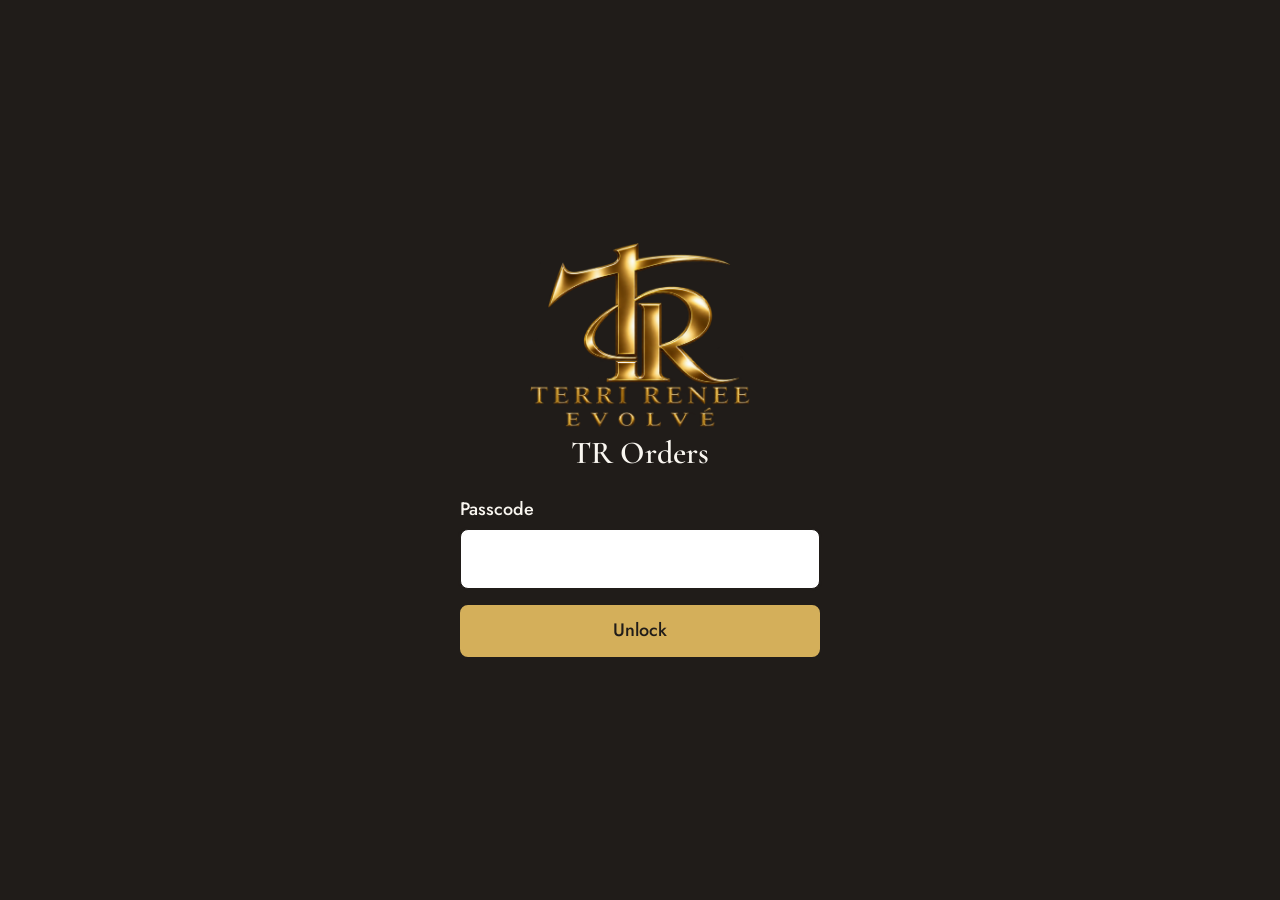
<file: index.html>
<!doctype html>
<html lang="en">
<head>
  <meta charset="utf-8">
  <meta name="viewport" content="width=device-width, initial-scale=1, viewport-fit=cover">
  <title>TR Orders</title>
  <meta name="description" content="Quotes, invoices and orders for Terri Renee Evolvé.">
  <meta name="robots" content="noindex">

  <!-- Home Screen app (iPhone and Android) -->
  <link rel="manifest" href="manifest.webmanifest">
  <meta name="theme-color" content="#201C19">
  <meta name="apple-mobile-web-app-capable" content="yes">
  <meta name="mobile-web-app-capable" content="yes">
  <meta name="apple-mobile-web-app-status-bar-style" content="black-translucent">
  <meta name="apple-mobile-web-app-title" content="TR Orders">
  <link rel="apple-touch-icon" href="assets/icon-180.png">
  <link rel="icon" type="image/png" sizes="192x192" href="assets/icon-192.png">

  <!-- Fonts: Cormorant Garamond (headings), Jost (body). System fonts are used if these fail. -->
  <link rel="preconnect" href="https://fonts.googleapis.com">
  <link rel="preconnect" href="https://fonts.gstatic.com" crossorigin>
  <link rel="stylesheet" href="https://fonts.googleapis.com/css2?family=Cormorant+Garamond:wght@600&family=Jost:wght@400;500;600&display=swap">

  <link rel="stylesheet" href="css/base.css">
  <link rel="stylesheet" href="css/admin.css">
  <script type="module" src="js/app.js"></script>
</head>
<body>
  <div id="app">
    <div class="boot" role="status" aria-label="Loading">
      <img src="assets/logo-monogram-sm.png" alt="TR Orders is loading" width="160" height="124">
    </div>
  </div>
  <noscript>
    <p style="padding:16px">TR Orders needs JavaScript turned on.</p>
  </noscript>
</body>
</html>
</file>
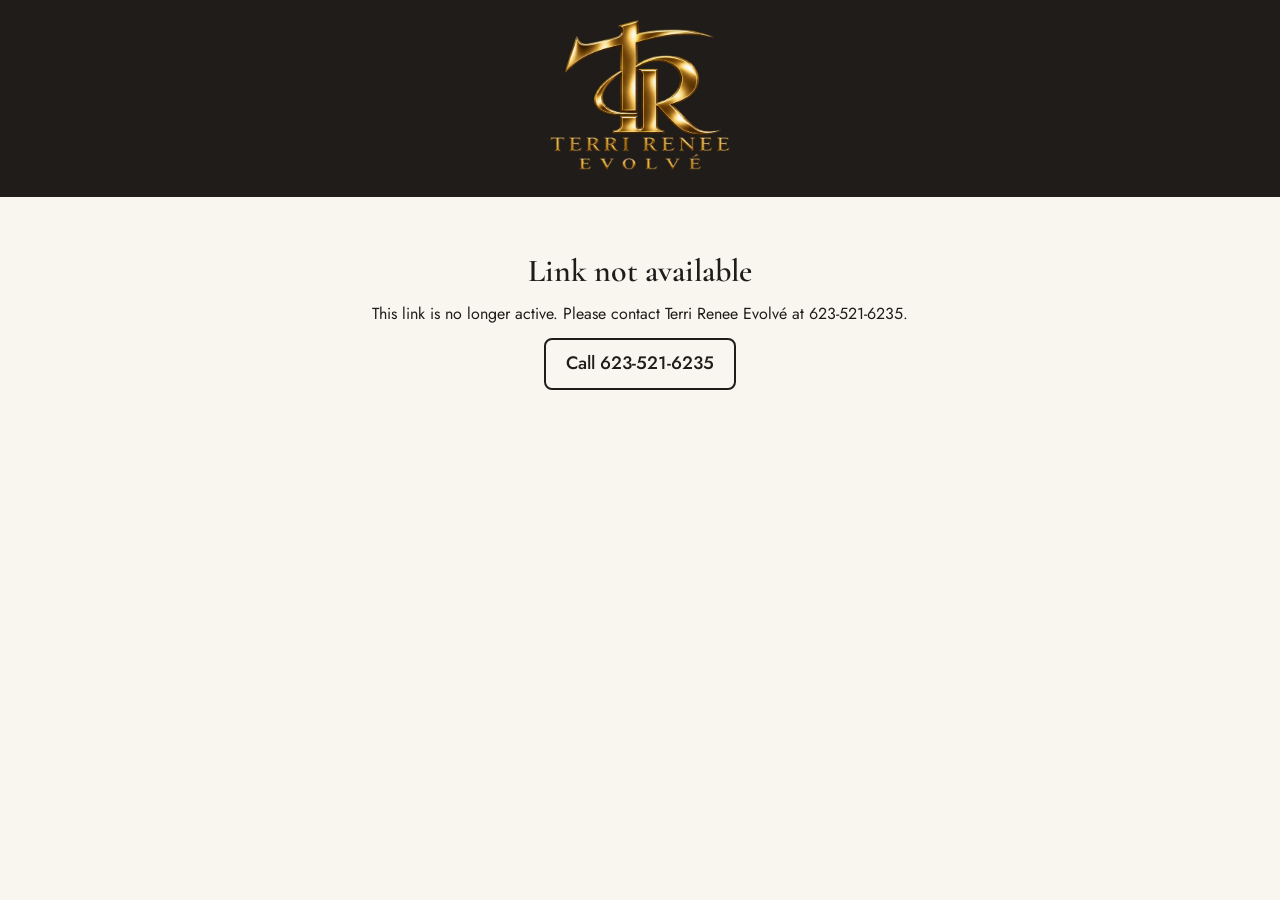
<file: view.html>
<!doctype html>
<html lang="en">
<head>
  <meta charset="utf-8">
  <meta name="viewport" content="width=device-width, initial-scale=1, viewport-fit=cover">
  <title>Terri Renee Evolvé</title>
  <meta name="description" content="Your quote or invoice from Terri Renee Evolvé.">
  <meta name="robots" content="noindex, nofollow">
  <meta name="referrer" content="no-referrer">
  <meta name="theme-color" content="#201C19">
  <link rel="icon" type="image/png" sizes="192x192" href="assets/icon-192.png">
  <link rel="apple-touch-icon" href="assets/icon-180.png">

  <link rel="preconnect" href="https://fonts.googleapis.com">
  <link rel="preconnect" href="https://fonts.gstatic.com" crossorigin>
  <link rel="stylesheet" href="https://fonts.googleapis.com/css2?family=Cormorant+Garamond:wght@600&family=Jost:wght@400;500;600&display=swap">

  <link rel="stylesheet" href="css/base.css">
  <link rel="stylesheet" href="css/view.css">
  <script type="module" src="js/view/view.js"></script>
</head>
<body class="view">
  <header class="view-header">
    <img src="assets/logo-full-sm.png" alt="Terri Renee Evolvé" width="180" height="150">
  </header>
  <main id="page" class="view-main">
    <div class="spinner" role="status" aria-label="Loading"></div>
  </main>
  <noscript><p class="view-main">Please turn on JavaScript to see your quote or invoice, or call 623-521-6235.</p></noscript>
</body>
</html>
</file>
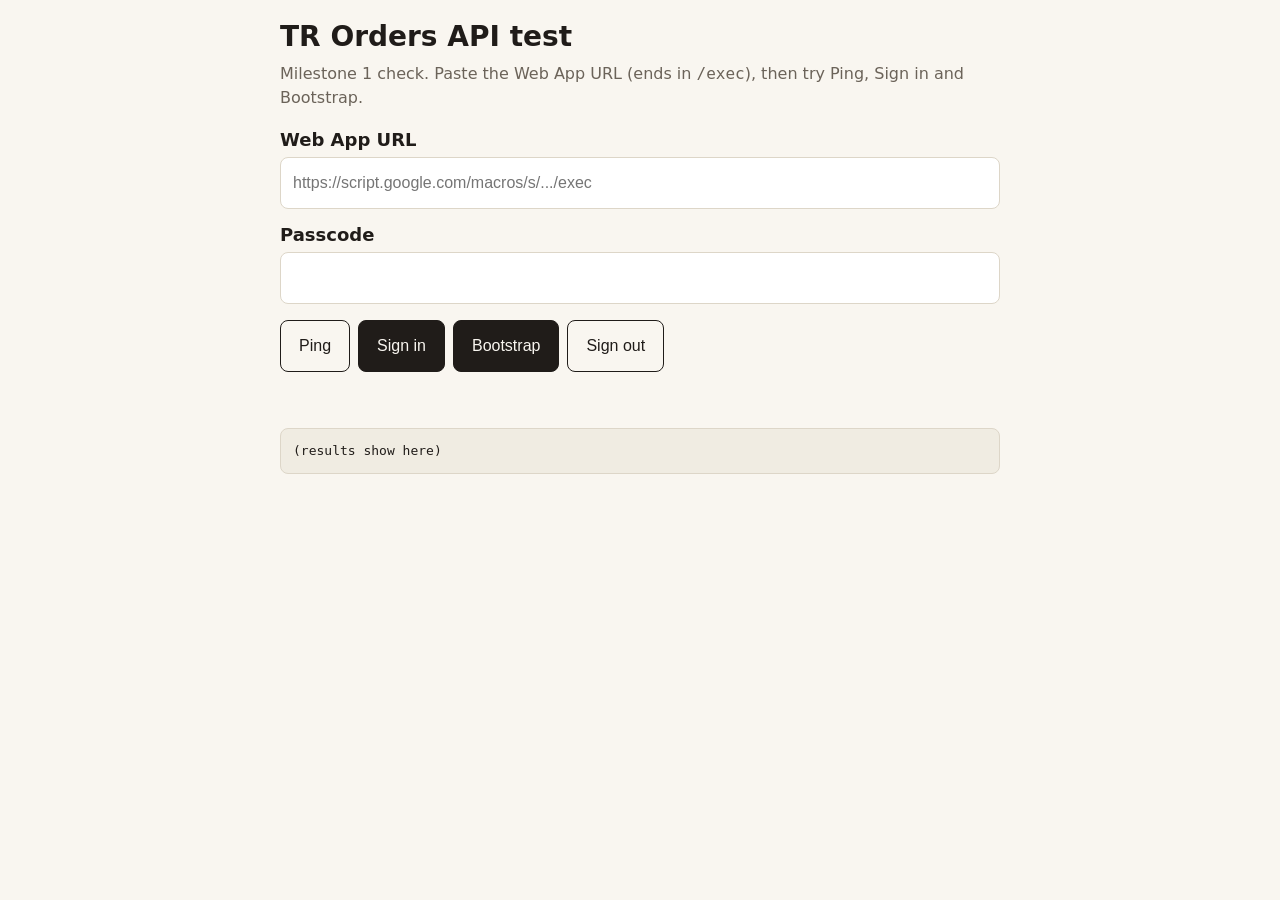
<file: tests/api-test.html>
<!doctype html>
<html lang="en">
<head>
<meta charset="utf-8">
<meta name="viewport" content="width=device-width, initial-scale=1">
<title>TR Orders API Test</title>
<style>
  :root { --ink:#201C19; --cream:#F9F6F0; --panel:#F0ECE2; --line:#DDD6C8; --muted:#6B6359; --oxblood:#6E1A1E; --ok:#2F6B3A; }
  * { box-sizing: border-box; }
  body { margin: 0; padding: 16px; background: var(--cream); color: var(--ink); font: 18px/1.5 -apple-system, system-ui, sans-serif; }
  main { max-width: 720px; margin: 0 auto; }
  h1 { font-size: 28px; margin: 0 0 4px; }
  p.hint { color: var(--muted); margin: 0 0 16px; font-size: 16px; }
  label { display: block; font-weight: 600; margin: 12px 0 4px; }
  input { width: 100%; height: 52px; padding: 0 12px; font-size: 16px; border: 1px solid var(--line); border-radius: 8px; background: #fff; color: var(--ink); }
  .row { display: flex; flex-wrap: wrap; gap: 8px; margin: 16px 0; }
  button { min-height: 52px; padding: 0 18px; font-size: 16px; border-radius: 8px; border: 1px solid var(--ink); background: var(--ink); color: var(--cream); cursor: pointer; }
  button.secondary { background: transparent; color: var(--ink); }
  #status { font-weight: 600; min-height: 1.5em; }
  #status.good { color: var(--ok); } #status.bad { color: var(--oxblood); }
  pre { background: var(--panel); border: 1px solid var(--line); border-radius: 8px; padding: 12px; overflow: auto; max-height: 60vh; font-size: 13px; white-space: pre-wrap; word-break: break-word; }
</style>
</head>
<body>
<main>
  <h1>TR Orders API test</h1>
  <p class="hint">Milestone 1 check. Paste the Web App URL (ends in <code>/exec</code>), then try Ping, Sign in and Bootstrap.</p>

  <label for="url">Web App URL</label>
  <input id="url" type="url" placeholder="https://script.google.com/macros/s/.../exec" autocomplete="off">

  <label for="passcode">Passcode</label>
  <input id="passcode" type="password" inputmode="numeric" autocomplete="off">

  <div class="row">
    <button id="ping" class="secondary">Ping</button>
    <button id="login">Sign in</button>
    <button id="bootstrap">Bootstrap</button>
    <button id="logout" class="secondary">Sign out</button>
  </div>

  <div id="status" role="status"></div>
  <pre id="out">(results show here)</pre>
</main>
<script>
  const $ = (id) => document.getElementById(id);
  // Values are kept in memory first, so the page works even when the browser blocks
  // localStorage (Safari does this for pages opened as file://). localStorage only
  // remembers them between visits when it is allowed.
  const memory = {};
  const store = {
    get(k) {
      if (k in memory) return memory[k];
      try { return localStorage.getItem(k) || ''; } catch (e) { return ''; }
    },
    set(k, v) {
      memory[k] = v || '';
      try { v ? localStorage.setItem(k, v) : localStorage.removeItem(k); } catch (e) {}
    }
  };
  $('url').value = store.get('tr_test_url');
  $('url').addEventListener('change', () => store.set('tr_test_url', $('url').value.trim()));

  function show(ok, text, obj) {
    $('status').textContent = text;
    $('status').className = ok ? 'good' : 'bad';
    $('out').textContent = JSON.stringify(obj, null, 2);
  }

  // text/plain avoids the CORS preflight that Apps Script cannot answer.
  async function api(action, payload) {
    const url = $('url').value.trim();
    if (!url) { show(false, 'Paste the Web App URL first.', {}); return null; }
    store.set('tr_test_url', url);
    const started = performance.now();
    try {
      const res = await fetch(url, {
        method: 'POST',
        headers: { 'Content-Type': 'text/plain;charset=utf-8' },
        body: JSON.stringify({ action, token: store.get('tr_test_token'), payload: payload || {} })
      });
      const json = await res.json();
      const ms = Math.round(performance.now() - started);
      if (json.ok) show(true, `${action}: OK (${ms} ms)`, json.data);
      else show(false, `${action}: ${json.error.message} [${json.error.code}]`, json);
      return json;
    } catch (err) {
      show(false, `${action}: could not reach the API. Check the URL and that the deployment allows "Anyone".`, { error: String(err) });
      return null;
    }
  }

  $('ping').onclick = () => api('ping');
  $('login').onclick = async () => {
    const r = await api('auth.login', { passcode: $('passcode').value, label: 'API test page' });
    if (r && r.ok) { store.set('tr_test_token', r.data.token); $('passcode').value = ''; }
  };
  $('bootstrap').onclick = async () => {
    const r = await api('bootstrap');
    if (r && r.ok) {
      const d = r.data;
      $('status').textContent += ` · ${d.products.length} products, ${d.packages.length} packages, ` +
        `${d.templateLines.length} lines, ${d.addOns.length} add-ons, ${d.patches.length} patches, ${d.customers.length} customers`;
    }
  };
  $('logout').onclick = async () => {
    await api('auth.logout');
    store.set('tr_test_token', '');
  };
</script>
</body>
</html>
</file>
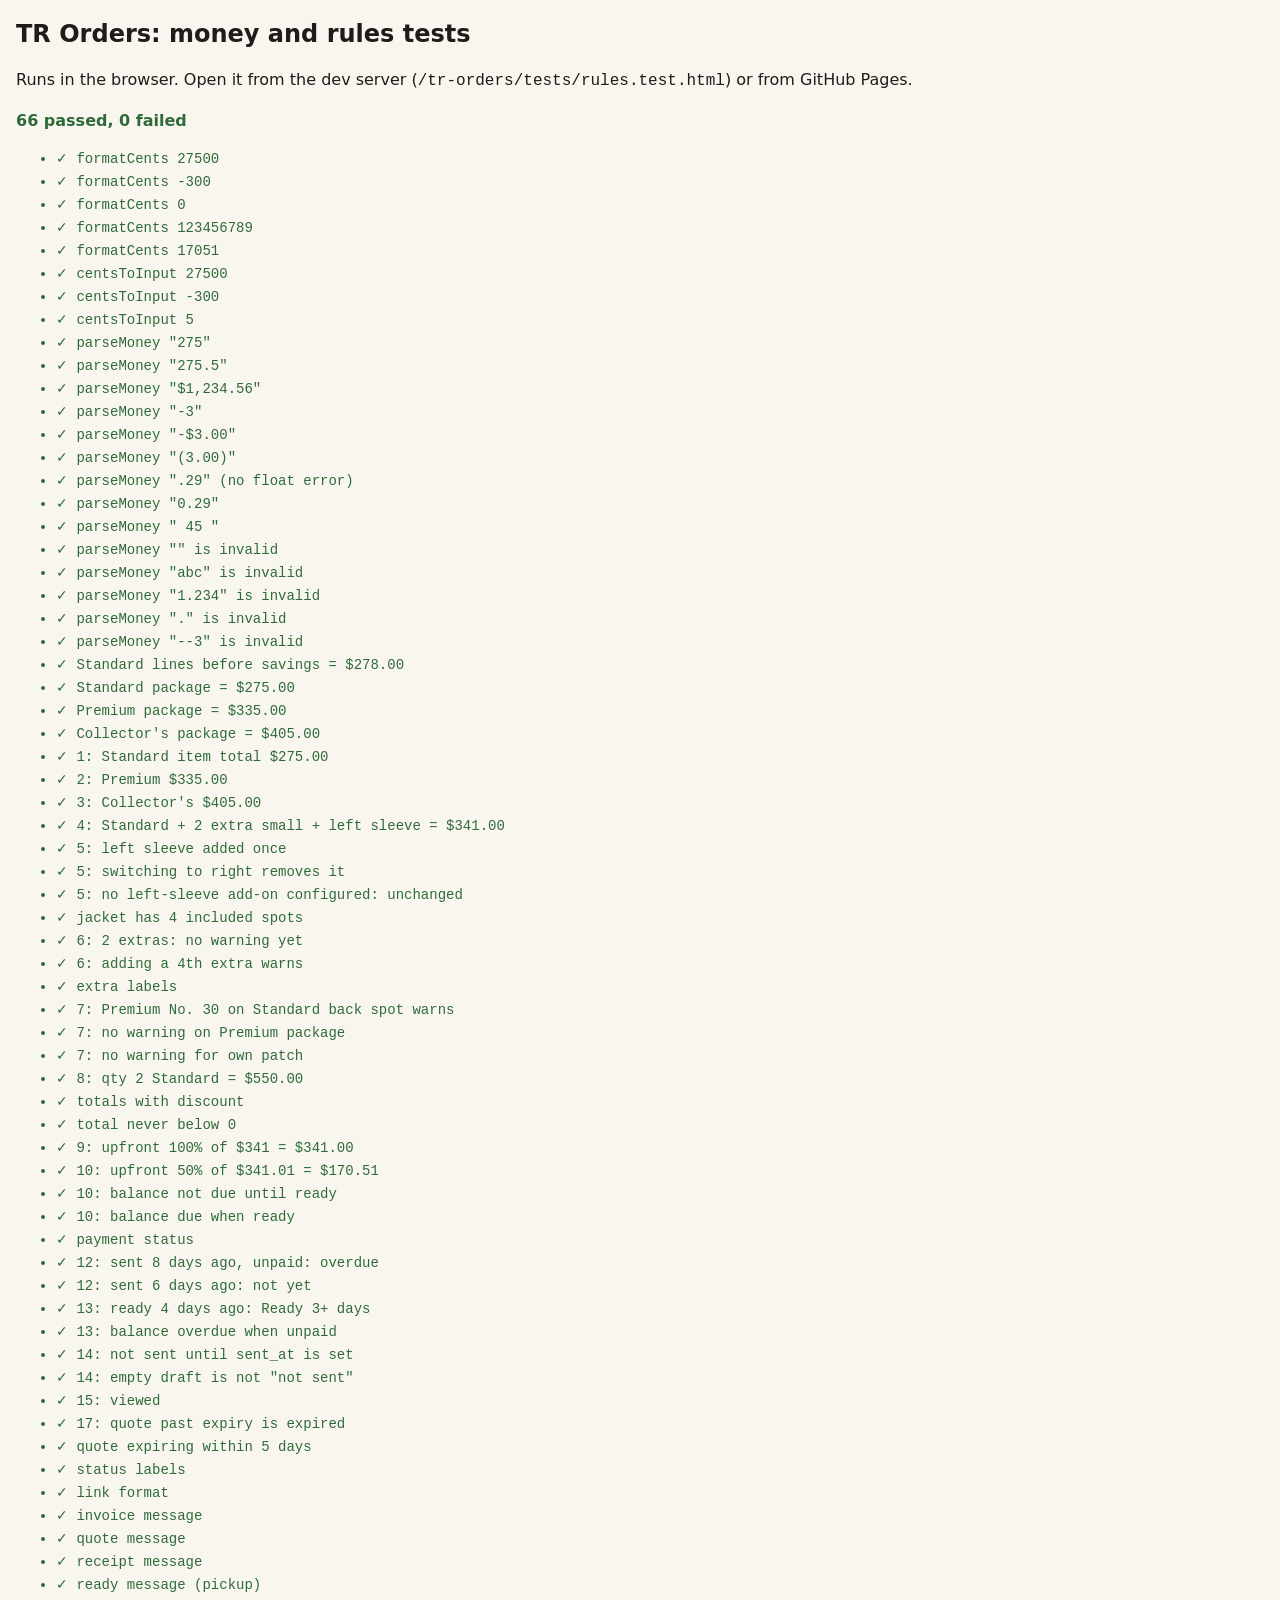
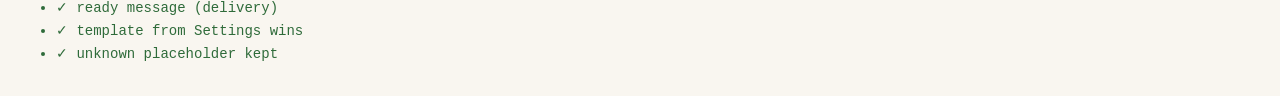
<file: tests/rules.test.html>
<!doctype html>
<html lang="en">
<head>
<meta charset="utf-8">
<meta name="viewport" content="width=device-width, initial-scale=1">
<title>TR Orders Rules Tests</title>
<style>
  body { margin: 0; padding: 16px; background: #F9F6F0; color: #201C19; font: 16px/1.5 -apple-system, system-ui, sans-serif; }
  h1 { font-size: 24px; margin: 0 0 8px; }
  #summary { font-weight: 700; margin: 8px 0 16px; }
  .pass { color: #2F6B3A; } .fail { color: #6E1A1E; }
  li { margin: 2px 0; font-family: ui-monospace, Menlo, monospace; font-size: 14px; }
</style>
</head>
<body>
<h1>TR Orders: money and rules tests</h1>
<p>Runs in the browser. Open it from the dev server (<code>/tr-orders/tests/rules.test.html</code>) or from GitHub Pages.</p>
<div id="summary">Running…</div>
<ul id="results"></ul>
<script type="module">
  import { formatCents, centsToInput, parseMoney, sumCents } from '../js/money.js';
  import {
    itemUnitCents, itemTotalCents, computeTotals, upfrontCents, amountDueNow, paymentStatus,
    effectiveStatus, docFlags, statusInfo, applyLeftSleeve, tierWarnings, needsCustomQuoteWarning,
    newJacketDetails, extraLabel, DAY_MS
  } from '../js/rules.js';
  import { messageFor, customerLink } from '../js/share.js';

  const results = [];
  const eq = (name, got, want) => results.push({ name, ok: Object.is(got, want) || JSON.stringify(got) === JSON.stringify(want), got, want });

  // formatCents
  eq('formatCents 27500', formatCents(27500), '$275.00');
  eq('formatCents -300', formatCents(-300), '-$3.00');
  eq('formatCents 0', formatCents(0), '$0.00');
  eq('formatCents 123456789', formatCents(123456789), '$1,234,567.89');
  eq('formatCents 17051', formatCents(17051), '$170.51');

  // centsToInput
  eq('centsToInput 27500', centsToInput(27500), '275.00');
  eq('centsToInput -300', centsToInput(-300), '-3.00');
  eq('centsToInput 5', centsToInput(5), '0.05');

  // parseMoney
  eq('parseMoney "275"', parseMoney('275'), 27500);
  eq('parseMoney "275.5"', parseMoney('275.5'), 27550);
  eq('parseMoney "$1,234.56"', parseMoney('$1,234.56'), 123456);
  eq('parseMoney "-3"', parseMoney('-3'), -300);
  eq('parseMoney "-$3.00"', parseMoney('-$3.00'), -300);
  eq('parseMoney "(3.00)"', parseMoney('(3.00)'), -300);
  eq('parseMoney ".29" (no float error)', parseMoney('.29'), 29);
  eq('parseMoney "0.29"', parseMoney('0.29'), 29);
  eq('parseMoney "  45 "', parseMoney('  45 '), 4500);
  eq('parseMoney "" is invalid', parseMoney(''), null);
  eq('parseMoney "abc" is invalid', parseMoney('abc'), null);
  eq('parseMoney "1.234" is invalid', parseMoney('1.234'), null);
  eq('parseMoney "." is invalid', parseMoney('.'), null);
  eq('parseMoney "--3" is invalid', parseMoney('--3'), null);

  // Acceptance 1-3: package totals from the seeded lines (SPEC 14.1)
  const standard = [8500, 1800, 3000, 4000, 4500, 6000, -300].map((amount_cents) => ({ amount_cents }));
  eq('Standard lines before savings = $278.00', sumCents(standard.slice(0, 6)), 27800);
  eq('Standard package = $275.00', sumCents(standard), 27500);
  eq('Premium package = $335.00', sumCents(standard.concat([{ amount_cents: 6000 }])), 33500);
  eq('Collector\'s package = $405.00', sumCents(standard.concat([{ amount_cents: 6000 }, { amount_cents: 7000 }])), 40500);


  // ---------- rules.js ----------
  const L = (amount_cents, kind = 'base', addon_id = '') => ({ amount_cents, kind, addon_id, label: 'x' });
  const standardLines = [L(8500), L(1800), L(3000), L(4000), L(4500), L(6000), L(-300, 'savings')];
  const premiumLines = standardLines.concat([L(6000, 'upgrade')]);
  const collectorLines = premiumLines.concat([L(7000, 'upgrade')]);
  eq('1: Standard item total $275.00', itemTotalCents({ qty: 1, lines: standardLines }), 27500);
  eq('2: Premium $335.00', itemUnitCents(premiumLines), 33500);
  eq('3: Collector\'s $405.00', itemUnitCents(collectorLines), 40500);
  const sleeve = { addon_id: 'A_LS', label: 'Left sleeve surcharge', amount_cents: 1000 };
  const lookbook = applyLeftSleeve(standardLines.concat([L(2800, 'addon', 'A_XS'), L(2800, 'addon', 'A_XS')]), 'left', sleeve);
  eq('4: Standard + 2 extra small + left sleeve = $341.00', itemUnitCents(lookbook), 34100);
  const once = applyLeftSleeve(applyLeftSleeve(standardLines, 'left', sleeve), 'left', sleeve);
  eq('5: left sleeve added once', once.filter((l) => l.addon_id === 'A_LS').length, 1);
  eq('5: switching to right removes it', applyLeftSleeve(once, 'right', sleeve).some((l) => l.addon_id === 'A_LS'), false);
  eq('5: no left-sleeve add-on configured: unchanged', applyLeftSleeve(standardLines, 'left', null), standardLines);
  const d = newJacketDetails();
  eq('jacket has 4 included spots', d.spots.map((s) => s.key), ['back', 'left_chest', 'right_chest', 'sleeve']);
  d.spots.push({ key: 'extra_a' }, { key: 'extra_b' });
  eq('6: 2 extras: no warning yet', needsCustomQuoteWarning(d), false);
  d.spots.push({ key: 'extra_c' });
  eq('6: adding a 4th extra warns', needsCustomQuoteWarning(d), true);
  eq('extra labels', [0, 1, 2, 3].map(extraLabel), ['Extra A', 'Extra B', 'Extra C', 'Extra D']);
  const patches = [{ patch_no: '30', tier: 'premium' }, { patch_no: '01', tier: 'standard' }];
  const d7 = newJacketDetails(); d7.spots[0].patch_no = '30';
  const w = tierWarnings(d7, standardLines, patches);
  eq('7: Premium No. 30 on Standard back spot warns', w.map((x) => x.message), ['No. 30 is a Premium patch. Change to Premium package or add an upgrade?']);
  eq('7: no warning on Premium package', tierWarnings(d7, premiumLines, patches).length, 0);
  d7.spots[0].own_patch = true;
  eq('7: no warning for own patch', tierWarnings(d7, standardLines, patches).length, 0);
  eq('8: qty 2 Standard = $550.00', itemTotalCents({ qty: 2, lines: standardLines }), 55000);
  eq('totals with discount', computeTotals([{ qty: 1, lines: standardLines }], 2500), { subtotal_cents: 27500, total_cents: 25000 });
  eq('total never below 0', computeTotals([{ qty: 1, lines: standardLines }], 99999).total_cents, 0);
  eq('9: upfront 100% of $341 = $341.00', amountDueNow({ total_cents: 34100, upfront_percent: 100, paid_cents: 0 }), 34100);
  eq('10: upfront 50% of $341.01 = $170.51', upfrontCents(34101, 50), 17051);
  eq('10: balance not due until ready', amountDueNow({ total_cents: 34101, upfront_percent: 50, paid_cents: 17051, stage: 'in_progress' }), 0);
  eq('10: balance due when ready', amountDueNow({ total_cents: 34101, upfront_percent: 50, paid_cents: 17051, stage: 'ready' }), 17050);
  eq('payment status', [paymentStatus(0, 100), paymentStatus(50, 100), paymentStatus(100, 100), paymentStatus(150, 100)], ['unpaid', 'partial', 'paid', 'paid']);
  const now = Date.parse('2026-11-22T12:00:00-07:00');
  const iso = (t) => new Date(t).toISOString();
  const inv = { type: 'invoice', status: 'issued', stage: 'awaiting_payment', total_cents: 34100, paid_cents: 0, upfront_percent: 100 };
  const S = { unpaid_flag_days: 7, ready_flag_days: 3 };
  eq('12: sent 8 days ago, unpaid: overdue', docFlags({ ...inv, sent_at: iso(now - 8 * DAY_MS) }, 1, S, now).overdue, true);
  eq('12: sent 6 days ago: not yet', docFlags({ ...inv, sent_at: iso(now - 6 * DAY_MS) }, 1, S, now).overdue, false);
  eq('13: ready 4 days ago: Ready 3+ days', docFlags({ ...inv, stage: 'ready', paid_cents: 34100, ready_at: iso(now - 4 * DAY_MS) }, 1, S, now).ready_late, true);
  eq('13: balance overdue when unpaid', docFlags({ ...inv, stage: 'ready', ready_at: iso(now - 4 * DAY_MS) }, 1, S, now).balance_overdue, true);
  eq('14: not sent until sent_at is set', docFlags({ ...inv, status: 'draft' }, 1, S, now).not_sent, true);
  eq('14: empty draft is not "not sent"', docFlags({ ...inv, status: 'draft' }, 0, S, now).not_sent, false);
  eq('15: viewed', docFlags({ ...inv, first_viewed_at: iso(now) }, 1, S, now).viewed, true);
  const q = { type: 'quote', status: 'sent', sent_at: iso(now - 31 * DAY_MS), expires_at: iso(now - DAY_MS) };
  eq('17: quote past expiry is expired', effectiveStatus(q, now), 'expired');
  eq('quote expiring within 5 days', docFlags({ ...q, expires_at: iso(now + 2 * DAY_MS) }, 1, S, now).quote_expiring, true);
  eq('status labels', [statusInfo({ type: 'quote', status: 'draft' }).label, statusInfo({ type: 'invoice', status: 'issued', stage: 'ready' }).label,
    statusInfo({ type: 'invoice', status: 'void', stage: 'awaiting_payment' }).label], ['Draft', 'Ready', 'Void']);


  // ---------- share.js message templates (SPEC 7, 14.5) ----------
  const mdoc = { number: 'TR-1012', total_cents: 34100, amount_due_cents: 34100, public_id: 'abc', fulfillment: 'pickup' };
  const cust = { name: 'Denise Carter', phone: '480-555-0199' };
  const link = customerLink(mdoc);
  eq('link format', link.endsWith('/view.html?id=abc'), true);
  eq('invoice message', messageFor('invoice', mdoc, cust, {}), 'Hi Denise, here is your invoice TR-1012 from Terri Renee Evolvé for $341.00. Payment details are on the page: ' + link);
  eq('quote message', messageFor('quote', { ...mdoc, number: 'Q-1004' }, cust, {}), 'Hi Denise, here is your quote Q-1004 from Terri Renee Evolvé. Review and approve here: ' + link);
  eq('receipt message', messageFor('receipt', mdoc, cust, {}), 'Thank you, Denise! Your payment for TR-1012 is received: ' + link);
  eq('ready message (pickup)', messageFor('ready', mdoc, cust, {}), 'Hi Denise, your order TR-1012 is ready! It\'s ready for pickup.');
  eq('ready message (delivery)', messageFor('ready', { ...mdoc, fulfillment: 'delivery' }, cust, {}), 'Hi Denise, your order TR-1012 is ready! We\'ll be in touch to arrange delivery.');
  eq('template from Settings wins', messageFor('invoice', mdoc, cust, { msg_invoice: '{name}: {amount_due} due for {number}' }), 'Denise Carter: $341.00 due for TR-1012');
  eq('unknown placeholder kept', messageFor('invoice', mdoc, cust, { msg_invoice: 'Hi {nickname}' }), 'Hi {nickname}');

  const failed = results.filter((r) => !r.ok);
  document.getElementById('results').replaceChildren(...results.map((r) => {
    const li = document.createElement('li');
    li.className = r.ok ? 'pass' : 'fail';
    li.textContent = (r.ok ? '✓ ' : '✗ ') + r.name + (r.ok ? '' : `: got ${JSON.stringify(r.got)}, want ${JSON.stringify(r.want)}`);
    return li;
  }));
  const s = document.getElementById('summary');
  s.textContent = `${results.length - failed.length} passed, ${failed.length} failed`;
  s.className = failed.length ? 'fail' : 'pass';
  window.testResults = { passed: results.length - failed.length, failed: failed.length };
</script>
</body>
</html>
</file>
<file: css/base.css>
/* base.css: design tokens, typography and shared components (admin app and customer page). */

:root {
  --ink: #201C19;
  --gold: #D4AF5A;       /* only on dark backgrounds */
  --gold-text: #80621A;  /* gold labels/links on light backgrounds (4.8:1 on panel, 5.3:1 on cream) */
  --cream: #F9F6F0;
  --panel: #F0ECE2;
  --line: #DDD6C8;       /* dividers (decorative) */
  --field: #8A8072;      /* borders of inputs and controls: at least 3:1 on white, cream and panel */
  --muted: #6B6359;
  --oxblood: #6E1A1E;
  --ok: #2F6B3A;
  --white: #FFFFFF;

  --font-head: 'Cormorant Garamond', Georgia, 'Times New Roman', serif;
  --font-body: 'Jost', -apple-system, BlinkMacSystemFont, 'Segoe UI', Roboto, Helvetica, Arial, sans-serif;

  --radius: 8px;
  --tap: 48px;
  --control: 52px;
  --gap: 16px;

  --safe-top: env(safe-area-inset-top, 0px);
  --safe-bottom: env(safe-area-inset-bottom, 0px);
  --safe-left: env(safe-area-inset-left, 0px);
  --safe-right: env(safe-area-inset-right, 0px);

  color-scheme: light;
}

*, *::before, *::after { box-sizing: border-box; }
[hidden] { display: none !important; }

html { -webkit-text-size-adjust: 100%; text-size-adjust: 100%; }

body {
  margin: 0;
  background: var(--cream);
  color: var(--ink);
  font-family: var(--font-body);
  font-size: 18px;
  line-height: 1.5;
  -webkit-font-smoothing: antialiased;
  -webkit-tap-highlight-color: transparent;
}

img { max-width: 100%; height: auto; }

h1, h2, h3 { font-family: var(--font-head); font-weight: 600; line-height: 1.15; margin: 0 0 12px; }
/* Cormorant uses old-style numbers (0 looks like o); use standard ones for anything with numbers. */
h1, h2, h3, .num, .amount, .app-header .title { font-variant-numeric: lining-nums tabular-nums; }
h1 { font-size: 32px; }
h2 { font-size: 24px; }
h3 { font-size: 20px; }
p { margin: 0 0 12px; }

a { color: var(--gold-text); text-underline-offset: 3px; }

.label {
  font-family: var(--font-body);
  font-weight: 600;
  font-size: 13px;
  letter-spacing: 0.15em;
  text-transform: uppercase;
  color: var(--gold-text);
  margin: 0 0 8px;
}

.muted { color: var(--muted); }
.small { font-size: 15px; }
.center { text-align: center; }
.stack > * + * { margin-top: var(--gap); }
.visually-hidden {
  position: absolute !important; width: 1px; height: 1px; padding: 0; margin: -1px;
  overflow: hidden; clip: rect(0 0 0 0); white-space: nowrap; border: 0;
}

:focus-visible { outline: 3px solid var(--gold-text); outline-offset: 2px; }

/* ---------- buttons ---------- */

.btn {
  display: inline-flex; align-items: center; justify-content: center; gap: 8px;
  min-height: var(--control); padding: 0 20px;
  border: 2px solid var(--ink); border-radius: var(--radius);
  background: var(--ink); color: var(--cream);
  font: 500 18px/1.2 var(--font-body);
  text-decoration: none; cursor: pointer;
  -webkit-user-select: none; user-select: none;
  touch-action: manipulation;
}
.btn:active { transform: translateY(1px); }
.btn[disabled] { opacity: 0.45; cursor: default; transform: none; }
.btn-block { display: flex; width: 100%; }
.btn-secondary { background: transparent; color: var(--ink); }
.btn-gold { background: var(--gold); border-color: var(--gold); color: var(--ink); }
.btn-danger { background: transparent; color: var(--oxblood); border-color: var(--oxblood); }
.btn-link {
  background: none; border: 0; padding: 0 4px; min-height: var(--tap);
  color: var(--gold-text); font: 500 18px var(--font-body); text-decoration: underline;
  text-underline-offset: 3px; cursor: pointer;
}
.btn-big { min-height: 72px; font-size: 20px; }

/* ---------- forms ---------- */

.field { display: block; margin-bottom: var(--gap); }
.field > span, .field > label { display: block; font-weight: 500; margin-bottom: 6px; }
.hint { display: block; color: var(--muted); font-size: 15px; margin: 6px 0 0; }
.input.money { max-width: 180px; text-align: right; font-variant-numeric: tabular-nums; }
.input.search {
  padding-left: 44px;
  background: var(--white) url("data:image/svg+xml,%3Csvg xmlns='http://www.w3.org/2000/svg' width='20' height='20' viewBox='0 0 24 24' fill='none' stroke='%236B6359' stroke-width='2' stroke-linecap='round'%3E%3Ccircle cx='11' cy='11' r='7'/%3E%3Cpath d='M20 20l-3.5-3.5'/%3E%3C/svg%3E") no-repeat 14px center;
}
select.input {
  padding-right: 40px;
  background: var(--white) url("data:image/svg+xml,%3Csvg xmlns='http://www.w3.org/2000/svg' width='16' height='16' viewBox='0 0 24 24' fill='none' stroke='%23201C19' stroke-width='2.2' stroke-linecap='round' stroke-linejoin='round'%3E%3Cpath d='M6 9l6 6 6-6'/%3E%3C/svg%3E") no-repeat right 14px center;
}

/* on/off switch */
.toggle-row {
  display: flex; align-items: center; gap: 12px; min-height: 60px; padding: 8px 0;
  cursor: pointer; position: relative;
}
.toggle-row .grow { flex: 1; }
.toggle-row input { position: absolute; opacity: 0; width: 1px; height: 1px; }
.toggle-row .switch {
  flex: none; width: 56px; height: 32px; border-radius: 16px; background: var(--field); position: relative;
  transition: background 0.15s;
}
.toggle-row .switch::after {
  content: ''; position: absolute; top: 3px; left: 3px; width: 26px; height: 26px; border-radius: 50%;
  background: var(--white); box-shadow: 0 1px 3px rgba(0,0,0,0.25); transition: transform 0.15s;
}
.toggle-row input:checked + .switch { background: var(--ok); }
.toggle-row input:checked + .switch::after { transform: translateX(24px); }
.toggle-row input:focus-visible + .switch { outline: 3px solid var(--gold-text); outline-offset: 2px; }

/* segmented control */
.segmented {
  display: flex; background: var(--panel); border: 1px solid var(--field); border-radius: var(--radius); padding: 3px; gap: 3px;
}
.segmented button {
  flex: 1; min-height: var(--tap); border: 0; border-radius: 6px; background: transparent; color: var(--ink);
  font: 500 17px var(--font-body); cursor: pointer;
}
.segmented button[aria-pressed="true"] { background: var(--ink); color: var(--cream); }

/* square icon button (reorder, delete) */
.icon-btn {
  flex: none; width: var(--tap); height: var(--tap); border-radius: var(--radius);
  border: 1px solid var(--field); background: var(--white); color: var(--ink);
  font: 500 20px/1 var(--font-body); cursor: pointer; display: inline-flex; align-items: center; justify-content: center;
}
.icon-btn:disabled { opacity: 0.35; cursor: default; }
.icon-btn.danger { color: var(--oxblood); }
.input, select.input, textarea.input {
  display: block; width: 100%;
  min-height: var(--control); padding: 12px 14px;
  border: 1px solid var(--field); border-radius: var(--radius);
  background-color: var(--white); color: var(--ink);
  font: 400 18px/1.4 var(--font-body); /* 16px+ prevents iOS zoom on focus */
  -webkit-appearance: none; appearance: none;
}
textarea.input { min-height: 120px; resize: vertical; }
.input:focus { border-color: var(--ink); outline: 2px solid var(--ink); outline-offset: 0; }

/* ---------- cards and lists ---------- */

.card {
  background: var(--panel);
  border-radius: var(--radius);
  padding: var(--gap);
}
.card + .card { margin-top: 12px; }

.list { list-style: none; margin: 0; padding: 0; background: var(--panel); border-radius: var(--radius); overflow: hidden; }
.list > li + li { border-top: 1px solid var(--line); }
.list-row {
  display: flex; align-items: center; gap: 12px;
  min-height: 60px; padding: 12px var(--gap);
  color: inherit; text-decoration: none;
}
.list-row .grow { flex: 1; min-width: 0; }
.list-row .chev { color: var(--muted); font-size: 22px; }

/* ---------- badges ---------- */

.badge {
  display: inline-block; padding: 2px 10px; border-radius: 999px;
  font: 600 13px/1.6 var(--font-body); letter-spacing: 0.04em; white-space: nowrap;
  border: 1px solid transparent;
}
.badge-draft { background: var(--panel); color: var(--muted); border-color: var(--line); }
.badge-sent { background: transparent; color: var(--gold-text); border-color: var(--gold-text); }
.badge-viewed { background: var(--panel); color: var(--muted); }
.badge-overdue { background: var(--oxblood); color: var(--cream); }
.badge-progress { background: var(--ink); color: var(--cream); }
.badge-ready { background: var(--ink); color: var(--gold); }
.badge-paid { background: var(--ok); color: var(--cream); }
.badge-closed { background: var(--panel); color: var(--muted); text-decoration: line-through; }

/* ---------- empty state, spinner ---------- */

.empty { text-align: center; padding: 32px var(--gap); color: var(--muted); }
.empty h2 { color: var(--ink); }

.spinner {
  width: 32px; height: 32px; margin: 32px auto;
  border: 3px solid var(--line); border-top-color: var(--ink); border-radius: 50%;
  animation: spin 0.8s linear infinite;
}
@keyframes spin { to { transform: rotate(360deg); } }

/* ---------- toast ---------- */

.toast-wrap {
  position: fixed; left: 0; right: 0; z-index: 100;
  bottom: calc(88px + var(--safe-bottom));
  display: flex; flex-direction: column; align-items: center; gap: 8px;
  padding: 0 var(--gap); pointer-events: none;
}
.toast {
  max-width: 480px; padding: 14px 18px; border-radius: var(--radius);
  background: var(--ink); color: var(--cream); font-weight: 500;
  box-shadow: 0 6px 24px rgba(32, 28, 25, 0.25);
  animation: toast-in 0.2s ease-out;
}
.toast-error { background: var(--oxblood); }
@keyframes toast-in { from { opacity: 0; transform: translateY(8px); } }

/* ---------- bottom sheet / dialog ---------- */

.sheet-backdrop {
  position: fixed; inset: 0; z-index: 90;
  background: rgba(32, 28, 25, 0.5);
  display: flex; align-items: flex-end; justify-content: center;
  animation: fade-in 0.15s ease-out;
}
.sheet {
  width: 100%; max-width: 560px; max-height: 90vh; overflow: auto;
  background: var(--cream); border-radius: 16px 16px 0 0;
  padding: 24px var(--gap) calc(var(--gap) + var(--safe-bottom));
  animation: sheet-in 0.2s ease-out;
}
.sheet .actions { display: grid; gap: 12px; margin-top: 20px; }
@keyframes fade-in { from { opacity: 0; } }
@keyframes sheet-in { from { transform: translateY(40px); opacity: 0.6; } }

@media (prefers-reduced-motion: reduce) {
  *, *::before, *::after { animation-duration: 0.01ms !important; transition-duration: 0.01ms !important; }
}
</file>
<file: css/admin.css>
/* admin.css: the TR Orders admin app layout (header, tab bar, screens, login). */

/* iPhone Home Screen app: the phone colours the area behind the clock and battery, and the strip
   below the tab bar, from the page's background (newer iPhones read the body, not just the root).
   So both html and body are the header's dark colour, and the cream lives on the app itself (#app).
   A thin fixed dark strip at the very top also tells the phone the top edge is dark. */
html { height: 100%; background: var(--ink); }
body { min-height: 100%; background: var(--ink); overscroll-behavior-y: none; }
body::before {
  content: ''; position: fixed; top: 0; left: 0; right: 0; z-index: 60; pointer-events: none;
  height: max(var(--safe-top), 2px); background: var(--ink);
}

#app { min-height: 100vh; min-height: 100dvh; background: var(--cream); }

/* ---------- header ---------- */

.app-header {
  position: sticky; top: 0; z-index: 20;
  background: var(--ink); color: var(--cream);
  padding: calc(var(--safe-top) + 8px) calc(var(--gap) + var(--safe-right)) 8px calc(var(--gap) + var(--safe-left));
  display: flex; align-items: center; gap: 12px; min-height: 60px;
}
.app-header img { width: 52px; height: 40px; object-fit: contain; flex: none; }
.app-header .title {
  font-family: var(--font-head); font-weight: 600; font-size: 26px; line-height: 1.1;
  margin: 0; flex: 1; min-width: 0; overflow: hidden; text-overflow: ellipsis; white-space: nowrap;
}
.app-header .back {
  min-width: var(--tap); min-height: var(--tap); margin-left: -8px;
  display: inline-flex; align-items: center; justify-content: center;
  background: none; border: 0; color: var(--gold); font-size: 28px; cursor: pointer;
}

/* ---------- main area ---------- */

.app-main {
  padding: var(--gap) calc(var(--gap) + var(--safe-right)) calc(96px + var(--safe-bottom)) calc(var(--gap) + var(--safe-left));
  max-width: 720px; margin: 0 auto;
}
.section { margin-top: 28px; }
.section:first-child { margin-top: 0; }

.pull-indicator {
  height: 0; overflow: hidden; text-align: center; color: var(--muted); font-size: 15px;
  display: flex; align-items: flex-end; justify-content: center;
}

/* ---------- tab bar ---------- */

.tabbar {
  position: fixed; left: 0; right: 0; bottom: 0; z-index: 30;
  background: var(--ink);
  padding: 0 var(--safe-right) var(--safe-bottom) var(--safe-left);
  display: grid; grid-template-columns: repeat(5, 1fr);
  border-top: 1px solid #3a332d;
}
.tabbar a {
  display: flex; flex-direction: column; align-items: center; justify-content: center; gap: 2px;
  min-height: 64px; padding: 6px 2px;
  color: rgba(249, 246, 240, 0.78); text-decoration: none;
  font: 500 13px/1.2 var(--font-body);
}
.tabbar a svg { width: 26px; height: 26px; }
.tabbar a[aria-current="page"] { color: var(--gold); }

/* ---------- home ---------- */

.home-actions { display: grid; grid-template-columns: 1fr 1fr; gap: 12px; }
.snapshot { display: grid; grid-template-columns: 1fr 1fr; gap: 12px; }
.snapshot .card { margin: 0; }
.snapshot .num { font-family: var(--font-head); font-size: 30px; font-weight: 600; line-height: 1.1; }

/* ---------- login ---------- */

.login {
  min-height: 100vh; min-height: 100dvh;
  background: var(--ink); color: var(--cream);
  display: flex; flex-direction: column; align-items: center; justify-content: center;
  padding: calc(var(--safe-top) + 24px) 24px calc(var(--safe-bottom) + 24px);
}
.login-inner { width: 100%; max-width: 360px; text-align: center; }
.login img { width: 220px; height: auto; aspect-ratio: 916 / 765; margin: 0 auto 8px; display: block; }
.login h1 { color: var(--cream); margin-bottom: 24px; }
.login .field > span { color: var(--cream); text-align: left; }
.login .input { text-align: center; font-size: 24px; letter-spacing: 0.3em; }
.login .error {
  background: var(--cream); color: var(--oxblood); border-radius: var(--radius);
  padding: 10px 14px; margin-bottom: var(--gap); font-weight: 500; text-align: left;
}
.login .error:empty { display: none; }

/* ---------- boot / full-page message ---------- */

.boot { min-height: 100vh; display: flex; align-items: center; justify-content: center; background: var(--ink); }
.boot img { width: 120px; height: auto; opacity: 0.9; }

/* ---------- forms and editors (milestone 3) ---------- */

.form-actions {
  position: sticky; z-index: 10;
  bottom: calc(64px + var(--safe-bottom));
  margin: 24px calc(-1 * var(--gap)) 0; padding: 12px var(--gap);
  background: linear-gradient(to bottom, rgba(249, 246, 240, 0.85), var(--cream) 30%);
  display: grid; gap: 10px;
}
.toolbar { display: flex; gap: 10px; align-items: center; margin-bottom: var(--gap); }
.toolbar .input { flex: 1; }
.toolbar .btn { flex: none; }
.row-actions { display: flex; gap: 6px; flex: none; }
.list-row.button-row { width: 100%; border: 0; background: none; font: inherit; text-align: left; cursor: pointer; }
.list-row .title-line { display: flex; flex-wrap: wrap; align-items: center; gap: 6px 8px; }
.list-row .amount { font-variant-numeric: tabular-nums; white-space: nowrap; }
.muted-row { opacity: 0.6; }
.badges { display: flex; flex-wrap: wrap; gap: 6px; }

.line-editor { display: grid; gap: 12px; }
.line-card { background: var(--panel); border-radius: var(--radius); padding: 12px; display: grid; gap: 10px; }
.line-card .line-bottom { display: flex; gap: 8px; align-items: center; }
.line-card .line-bottom .money { flex: 0 1 140px; min-width: 96px; }
.line-card .line-bottom .grow { flex: 1; }
.line-card .dollar { font-weight: 500; color: var(--muted); margin-right: -2px; }
.line-total { display: flex; justify-content: space-between; align-items: baseline; padding: 12px 4px 0; border-top: 2px solid var(--ink); margin-top: 4px; }
.line-total .amount { font-family: var(--font-head); font-size: 28px; font-weight: 600; }

.contact-actions { display: grid; grid-template-columns: repeat(auto-fit, minmax(90px, 1fr)); gap: 10px; }
.stats { display: grid; grid-template-columns: repeat(3, 1fr); gap: 10px; }
.stats .card { margin: 0; padding: 12px; }
.stats .num { font-family: var(--font-head); font-size: 24px; font-weight: 600; line-height: 1.15; }
.notes { white-space: pre-wrap; overflow-wrap: anywhere; }
.badge-repeat { background: transparent; color: var(--ok); border-color: var(--ok); }
.badge-premium { background: var(--ink); color: var(--gold); }
.sheet h2 { margin-bottom: 16px; }
.group-label { margin-top: 24px; }

/* ---------- orders (milestone 4) ---------- */

.chips { display: flex; gap: 8px; overflow-x: auto; padding-bottom: 4px; margin: 0 calc(-1 * var(--gap)); padding-left: var(--gap); padding-right: var(--gap); scrollbar-width: none; }
.chips::-webkit-scrollbar { display: none; }
.chip {
  flex: none; min-height: var(--tap); padding: 0 16px; border-radius: 999px; border: 1px solid var(--field);
  background: var(--white); color: var(--ink); font: 500 16px var(--font-body); cursor: pointer; white-space: nowrap;
}
.chip[aria-pressed="true"] { background: var(--ink); border-color: var(--ink); color: var(--cream); }

.note-warn {
  background: #FBF3DF; border: 1px solid #E6D29F; border-left: 4px solid var(--gold-text);
  border-radius: var(--radius); padding: 12px 14px; margin: 12px 0;
}
.note-warn p { margin: 0 0 8px; }
.note-warn p:last-child { margin-bottom: 0; }
.row-buttons { display: flex; flex-wrap: wrap; gap: 10px; }

.customer-chosen { display: flex; align-items: center; gap: 12px; }

.item-card { background: var(--panel); border-radius: var(--radius); padding: 14px; margin-bottom: 16px; display: grid; gap: 12px; }
.item-head { display: flex; justify-content: space-between; align-items: center; }
.item-head .label { margin: 0; }
.danger-link { color: var(--oxblood); }
.item-meta { display: flex; align-items: center; gap: 8px; flex-wrap: wrap; }
.item-meta .grow { flex: 1; }
.stepper { display: inline-flex; align-items: center; gap: 4px; }
.stepper .qty-value { min-width: 36px; text-align: center; font-weight: 600; font-size: 20px; }
.order-lines { display: grid; gap: 10px; }
.order-line { background: var(--cream); border-radius: var(--radius); padding: 10px; display: grid; gap: 8px; }
.order-line .line-bottom, .discount-box .line-bottom { display: flex; align-items: center; gap: 8px; }
.order-line .line-bottom .grow, .discount-box .line-bottom .grow { flex: 1; }
.order-line .money, .discount-box .money { flex: 0 1 140px; min-width: 100px; }
.order-line .dollar, .discount-box .dollar { font-weight: 500; color: var(--muted); }
.line-tag { font-size: 13px; font-weight: 600; letter-spacing: 0.06em; text-transform: uppercase; color: var(--gold-text); }
.item-buttons { display: grid; grid-template-columns: 1fr 1fr; gap: 10px; }
.item-total { display: flex; justify-content: space-between; align-items: baseline; border-top: 2px solid var(--ink); padding-top: 10px; font-weight: 500; }
.item-total .amount { font-family: var(--font-head); font-size: 24px; font-weight: 600; }
.item-details { border-top: 1px solid var(--line); padding-top: 12px; }
.two-col { display: grid; grid-template-columns: 1fr 1fr; gap: 10px; }
.spots { display: grid; gap: 10px; }
.spot-card { background: var(--cream); border-radius: var(--radius); padding: 12px; display: grid; gap: 8px; }
.spot-head { display: flex; align-items: flex-start; gap: 8px; }
.spot-head .grow { flex: 1; }
.spot-card .toggle-row { min-height: 48px; padding: 0; }
.patch-pick {
  display: flex; align-items: center; gap: 8px; flex-wrap: wrap; width: 100%; min-height: var(--control); padding: 10px 14px;
  border: 1px solid var(--field); border-radius: var(--radius); background: var(--white); color: var(--ink);
  font: 400 17px var(--font-body); text-align: left; cursor: pointer;
}
.patch-pick .chev { margin-left: auto; color: var(--muted); font-size: 22px; }
.list-row.selected { background: #FBF3DF; }

.totals { display: grid; gap: 8px; }
.totals-row { display: flex; justify-content: space-between; align-items: baseline; gap: 12px; }
.totals-row.grand { border-top: 2px solid var(--ink); padding-top: 10px; font-weight: 600; }
.totals-row.grand .amount { font-family: var(--font-head); font-size: 28px; }
.discount-box { display: grid; gap: 8px; padding: 10px; background: var(--cream); border-radius: var(--radius); }
.more-options { margin-top: 24px; border-top: 1px solid var(--line); padding-top: 12px; }
.more-options summary { min-height: var(--tap); display: flex; align-items: center; font-weight: 500; cursor: pointer; color: var(--gold-text); }

.item-view { display: grid; gap: 8px; }
.line-list, .spot-list { list-style: none; margin: 0; padding: 0; display: grid; gap: 4px; }
.line-list li { display: flex; justify-content: space-between; gap: 12px; font-size: 16px; }
.details-view p { margin: 4px 0; }

/* ---------- order page (milestone 6) ---------- */

.form-actions.two { grid-template-columns: 1fr 1fr; }
.big-toggle .segmented button { min-height: 56px; font-size: 19px; }
.progress-card { display: grid; gap: 6px; }
.checklist { list-style: none; margin: 0; padding: 0; display: grid; gap: 4px; }
.check {
  width: 100%; display: flex; align-items: center; gap: 12px; min-height: 52px; padding: 6px 4px;
  background: none; border: 0; border-radius: var(--radius); color: var(--ink); font: 400 17px/1.3 var(--font-body);
  text-align: left; cursor: pointer;
}
.check .grow { flex: 1; display: grid; }
.check .box {
  flex: none; width: 32px; height: 32px; border-radius: 8px; border: 2px solid var(--ink); background: var(--white);
  display: inline-flex; align-items: center; justify-content: center; font-size: 20px; font-weight: 700; color: var(--cream);
}
.check.done .box { background: var(--ok); border-color: var(--ok); }
.check.done .grow > span:first-child { color: var(--muted); }
.timeline { list-style: none; margin: 0; padding: 0 0 0 16px; border-left: 2px solid var(--line); display: grid; gap: 12px; }
.timeline li { position: relative; }
.timeline li::before { content: ''; position: absolute; left: -23px; top: 7px; width: 12px; height: 12px; border-radius: 50%; background: var(--gold-text); }
.danger-row { color: var(--oxblood); }
.struck { text-decoration: line-through; color: var(--muted); }
.error-text { color: var(--oxblood); font-weight: 500; margin: 0 0 8px; }
.error-text:empty { display: none; }
.item-buttons .btn { font-size: 17px; padding: 0 10px; line-height: 1.2; }

/* "Update ready" banner (shown instead of reloading while editing) */
.update-banner {
  position: fixed; left: 12px; right: 12px; z-index: 95;
  bottom: calc(76px + var(--safe-bottom));
  display: flex; align-items: center; gap: 12px; justify-content: space-between;
  background: var(--ink); color: var(--cream); border-radius: var(--radius); padding: 10px 12px 10px 16px;
  box-shadow: 0 6px 24px rgba(32, 28, 25, 0.3);
}
.update-banner .btn { min-height: var(--tap); padding: 0 16px; flex: none; }

/* ---------- home dashboard, photos (milestone 7) ---------- */

.needs-group + .needs-group { margin-top: 16px; }
.needs-title { font: 600 17px var(--font-body); margin: 0 0 8px; display: flex; align-items: center; gap: 8px; }
.needs-title .count { background: var(--ink); color: var(--cream); border-radius: 999px; font-size: 13px; padding: 1px 9px; }
.stat-card { color: inherit; text-decoration: none; display: block; }
.stat-card .num { font-size: 26px; }

.photo-grid { display: grid; grid-template-columns: repeat(3, 1fr); gap: 8px; margin-bottom: 12px; }
.photo-thumb { aspect-ratio: 1; padding: 0; border: 0; border-radius: var(--radius); overflow: hidden; background: var(--panel); cursor: pointer; }
.photo-thumb img { width: 100%; height: 100%; object-fit: cover; display: block; }
.photo-full-wrap { min-height: 120px; display: flex; align-items: center; justify-content: center; }
.photo-full { width: 100%; height: auto; border-radius: var(--radius); }
.patch-photo-wrap { margin-bottom: 8px; }
.patch-photo { max-width: 160px; max-height: 160px; border-radius: var(--radius); display: block; }
.app-main:focus { outline: none; }

/* ---------- profit tracking (costs, time, Profit screen) ---------- */
.row-button { width: 100%; border: 0; background: transparent; font: inherit; color: inherit; text-align: left; cursor: pointer; }
.row-button:active { background: rgba(32, 28, 25, 0.05); }
.section h3.needs-title { margin-top: 20px; }
.profit-card .totals-row, .profit-hero .totals-row { padding: 3px 0; }
.profit-card .totals-row.grand, .profit-hero .totals-row.grand { margin-top: 6px; }
.profit-card .totals-row.grand .amount { font-size: 24px; }
.totals-row.strong { font-weight: 600; }
.amount.loss, .profit-big.loss { color: var(--oxblood); }
.profit-hero .label { margin-bottom: 2px; }
.profit-big { font-family: var(--font-head); font-size: 44px; font-weight: 600; line-height: 1.1; font-variant-numeric: lining-nums tabular-nums; }
.per-hour { margin: 12px 0 0; padding-top: 10px; border-top: 1px solid var(--line); }
.period-picker .segmented button { font-size: 15px; padding: 0 4px; }
.cat-bar { height: 6px; background: var(--line); border-radius: 3px; margin-top: 6px; overflow: hidden; }
.cat-bar span { display: block; height: 100%; background: var(--gold-text); border-radius: 3px; }
.cost-qty-row { display: grid; grid-template-columns: 1fr 1fr; gap: 12px; }
.cost-qty-row .input { max-width: none !important; }
.hours-row { display: flex; align-items: center; gap: 8px; }
.hours-row .input { width: 84px; text-align: center; }
.quick-times { display: flex; flex-wrap: wrap; gap: 8px; margin-top: 10px; }
.quick-times .btn { min-height: var(--tap); padding: 0 12px; font-size: 16px; }
.totals-row .amount { white-space: nowrap; }
.totals-row > span:first-child { min-width: 0; }
.period-picker { margin-bottom: 16px; }
</file>
<file: css/view.css>
/* view.css: customer quote/invoice page (view.html), plus print styles for "Save as PDF". */

body.view { font-size: 16px; }

.view-header {
  background: var(--ink);
  padding: calc(var(--safe-top) + 20px) 16px 20px;
  text-align: center;
}
.view-header img { width: 180px; height: auto; aspect-ratio: 916 / 765; }

.view-main {
  max-width: 640px; margin: 0 auto;
  padding: 24px calc(16px + var(--safe-right)) calc(32px + var(--safe-bottom)) calc(16px + var(--safe-left));
}
.view-section { margin-top: 28px; }

.doc-title { font-size: 34px; margin: 0 0 6px; }
.doc-meta { color: var(--muted); margin: 0 0 12px; }
.doc-meta strong { color: var(--ink); font-weight: 500; }

.banner {
  border-radius: var(--radius); padding: 12px 14px; margin-bottom: 16px;
  background: #FBF3DF; border: 1px solid #E6D29F; border-left: 4px solid var(--gold-text);
}
.banner.thanks { background: #E8F1EA; border-color: #B9D3BF; border-left-color: var(--ok); }
.banner p { margin: 0; }
.banner p + p { margin-top: 6px; }

.pill { font-size: 14px; padding: 4px 12px; }

/* items */
.v-item { background: var(--panel); border-radius: var(--radius); padding: 16px; }
.v-item + .v-item { margin-top: 12px; }
.v-item-head { display: flex; justify-content: space-between; gap: 12px; align-items: baseline; }
.v-item-head h3 { font-size: 22px; margin: 0; }
.v-lines { list-style: none; margin: 10px 0 0; padding: 0; }
.v-lines li { display: flex; justify-content: space-between; gap: 16px; padding: 4px 0; border-top: 1px solid var(--line); }
.v-lines li:first-child { border-top: 0; }
.v-lines .amt, .v-amount { font-variant-numeric: lining-nums tabular-nums; white-space: nowrap; }
.v-item-total { display: flex; justify-content: space-between; margin-top: 8px; padding-top: 8px; border-top: 2px solid var(--ink); font-weight: 600; }
.v-details { margin-top: 12px; padding-top: 10px; border-top: 1px solid var(--line); font-size: 15px; }
.v-details p { margin: 0 0 6px; }
.v-spots { width: 100%; border-collapse: collapse; margin-top: 6px; }
.v-spots th, .v-spots td { text-align: left; padding: 6px 8px 6px 0; border-top: 1px solid var(--line); vertical-align: top; }
.v-spots th { font-weight: 500; color: var(--muted); width: 38%; }
.v-notes { white-space: pre-wrap; overflow-wrap: anywhere; }

/* totals */
.v-totals { background: var(--panel); border-radius: var(--radius); padding: 16px; }
.v-row { display: flex; justify-content: space-between; gap: 12px; padding: 3px 0; }
.v-row.grand { border-top: 2px solid var(--ink); margin-top: 6px; padding-top: 10px; font-weight: 600; font-size: 20px; }
.v-row.grand .v-amount { font-family: var(--font-head); font-size: 30px; line-height: 1; }

/* amount due panel: dark background, gold amount */
.due-panel { background: var(--ink); color: var(--cream); border-radius: 12px; padding: 22px 18px; }
.due-panel .label { color: var(--gold); }
.due-amount { font-family: var(--font-head); font-size: 48px; font-weight: 600; color: var(--gold); line-height: 1.05; margin: 2px 0 8px; font-variant-numeric: lining-nums; }
.due-panel h3 { color: var(--cream); font-size: 22px; margin: 22px 0 10px; }
.due-panel p { margin: 0 0 8px; }
.due-panel .muted-on-dark { color: rgba(249, 246, 240, 0.8); }
.zelle { display: grid; gap: 10px; }
.zelle-qr { background: var(--white); border-radius: var(--radius); padding: 10px; width: 200px; height: 200px; }
.zelle-qr img { width: 180px; height: 180px; display: block; }
.copy-row { display: flex; align-items: center; justify-content: space-between; gap: 10px; flex-wrap: wrap; }
.copy-row .value { font-size: 20px; font-weight: 600; letter-spacing: 0.02em; font-variant-numeric: lining-nums; }
.btn-copy { min-height: var(--tap); padding: 0 16px; font-size: 16px; background: transparent; color: var(--gold); border-color: var(--gold); }
.memo { color: var(--gold); font-weight: 600; }
.policy { border-top: 1px solid rgba(249, 246, 240, 0.25); margin-top: 18px; padding-top: 14px; font-weight: 500; }

/* payments, terms */
.v-payments { list-style: none; margin: 0; padding: 0; background: var(--panel); border-radius: var(--radius); }
.v-payments li { display: flex; justify-content: space-between; gap: 12px; padding: 12px 16px; }
.v-payments li + li { border-top: 1px solid var(--line); }
details.terms { background: var(--panel); border-radius: var(--radius); padding: 0 16px; }
details.terms summary { min-height: var(--tap); display: flex; align-items: center; font-family: var(--font-head); font-size: 22px; font-weight: 600; cursor: pointer; }
details.terms ol { margin: 0; padding: 0 0 16px 20px; }
details.terms li { margin-bottom: 10px; }

/* approve / decline */
.approve-box { border: 2px solid var(--ink); border-radius: 12px; padding: 18px 16px; }
.approve-box h2 { margin-bottom: 8px; }
.check-row { display: flex; gap: 12px; align-items: flex-start; min-height: var(--tap); padding: 8px 0; cursor: pointer; }
.check-row input { width: 28px; height: 28px; margin: 0; flex: none; accent-color: var(--ink); }
.approve-box .error { color: var(--oxblood); font-weight: 500; margin: 8px 0 0; }
.approve-box .error:empty { display: none; }
.decline-box { margin-top: 12px; display: grid; gap: 10px; }

.view-actions { display: grid; gap: 10px; }
.view-footer { margin-top: 40px; padding-top: 20px; border-top: 1px solid var(--line); text-align: center; color: var(--muted); font-size: 15px; }
.view-footer p { margin: 0 0 6px; }
.view-footer .biz { font-family: var(--font-head); font-size: 22px; color: var(--ink); font-weight: 600; }
.view-footer a { color: var(--gold-text); }

.inactive { text-align: center; padding: 32px 8px; }

@media print {
  @page { margin: 14mm; }
  body.view { background: #fff; font-size: 12pt; }
  .view-header { padding: 10px; -webkit-print-color-adjust: exact; print-color-adjust: exact; }
  .view-header img { width: 110px; }
  .view-main { max-width: none; padding: 12px 0 0; }
  .no-print, .btn, .btn-copy, .approve-box, .banner { display: none !important; }
  .v-item, .v-totals, .v-payments, details.terms { background: #fff; border: 1px solid #ccc; }
  details.terms > :not(summary) { display: block; }
  .due-panel { background: #fff; color: var(--ink); border: 2px solid var(--ink); }
  .due-panel .label, .due-amount, .memo, .due-panel h3 { color: var(--ink); }
  .due-panel .muted-on-dark { color: var(--muted); }
  .policy { border-top-color: #ccc; }
  .v-item, .due-panel, .v-totals { break-inside: avoid; }
  a { color: var(--ink); text-decoration: none; }
}

/* Zelle QR scanning steps (on the dark panel) */
.zelle-steps { background: rgba(249, 246, 240, 0.08); border-radius: var(--radius); padding: 12px 14px; }
.zelle-steps .steps-title { font-weight: 600; color: var(--gold); margin-bottom: 6px; }
.zelle-steps ol { margin: 0 0 10px; padding-left: 22px; }
.zelle-steps li { margin-bottom: 6px; }
.zelle-steps li strong { color: var(--cream); }
@media print { .zelle-steps { background: #fff; border: 1px solid #ccc; } .zelle-steps .steps-title, .zelle-steps li strong { color: var(--ink); } }
</file>
